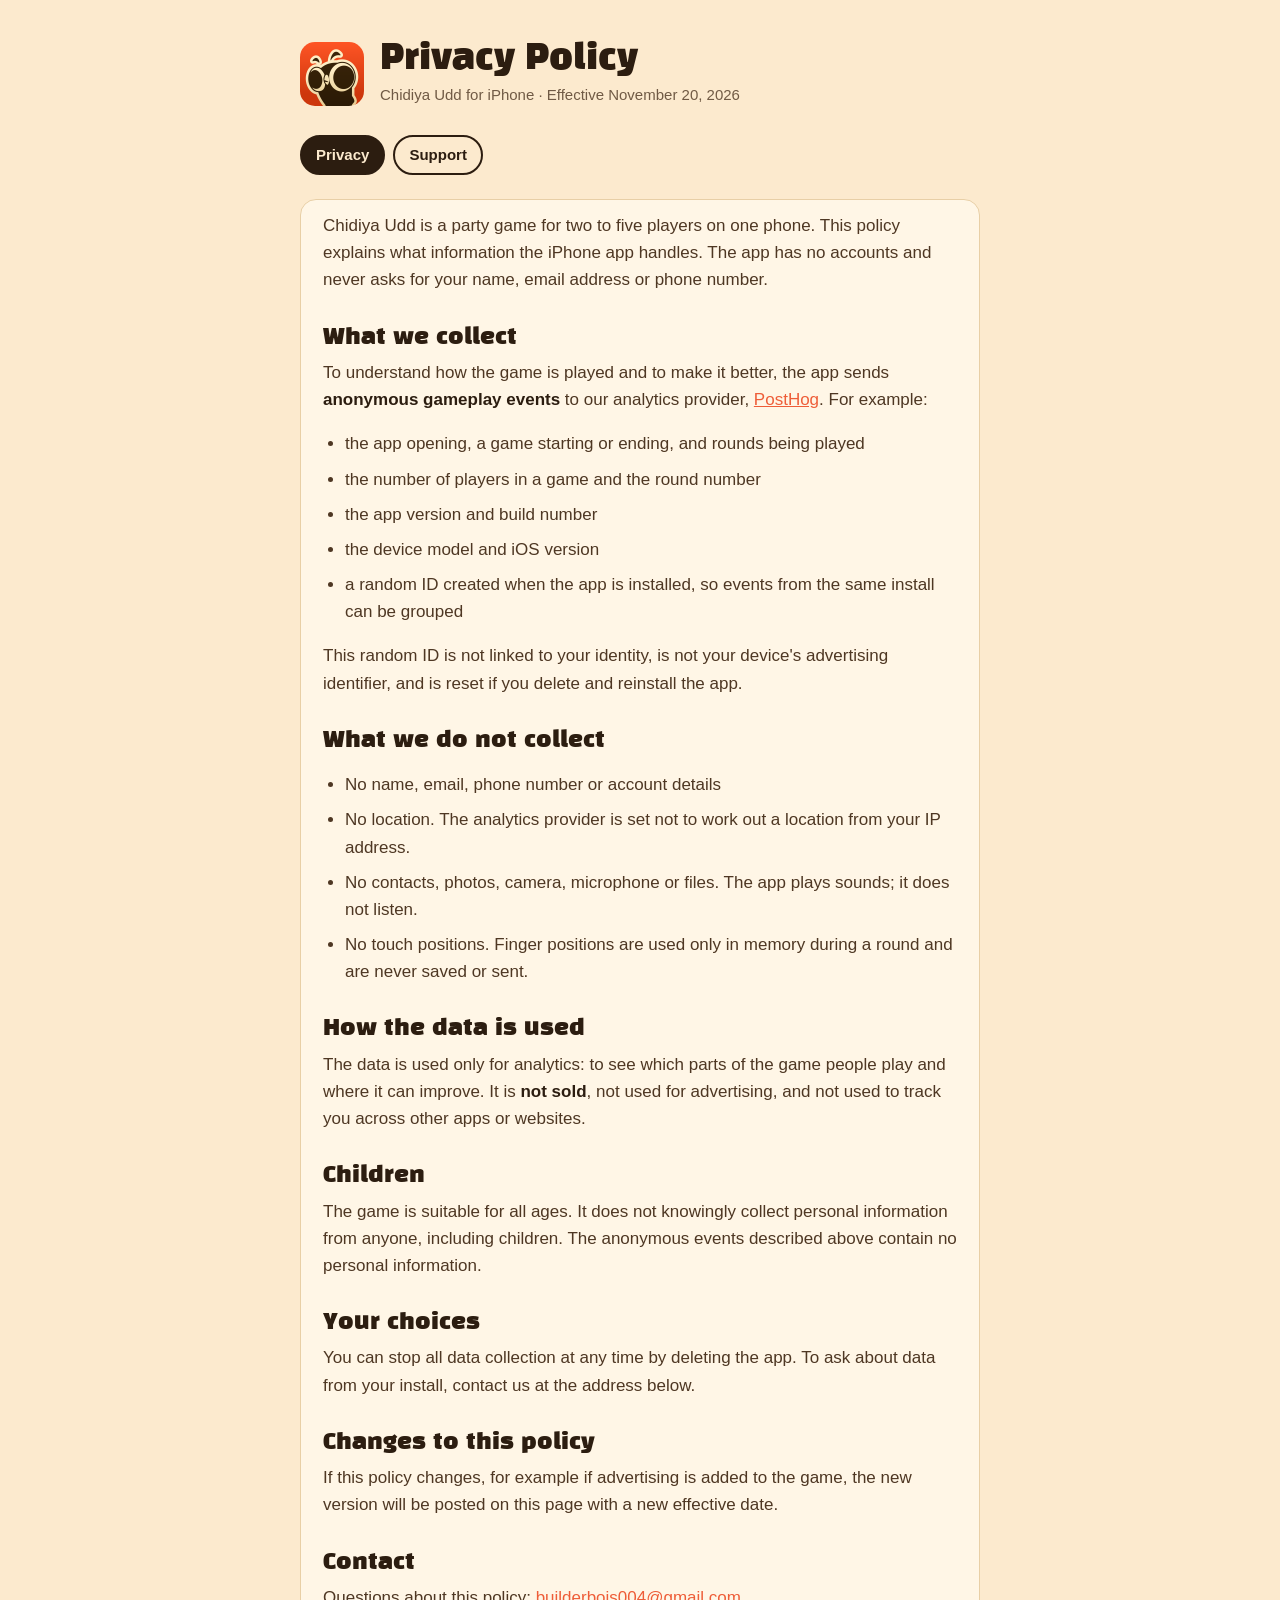
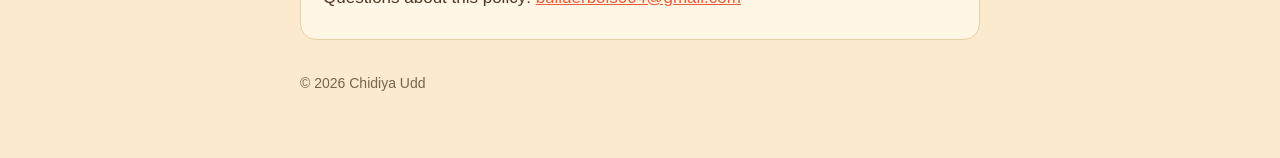
<file: index.html>
<!doctype html>
<html lang="en">
<head>
<meta charset="utf-8">
<meta name="viewport" content="width=device-width, initial-scale=1">
<title>Chidiya Udd Privacy Policy</title>
<meta name="description" content="Privacy policy for the Chidiya Udd party game on iPhone.">
<link rel="icon" href="icon.png">
<link rel="preconnect" href="https://fonts.googleapis.com">
<link rel="preconnect" href="https://fonts.gstatic.com" crossorigin>
<link rel="stylesheet" href="https://fonts.googleapis.com/css2?family=Black+Han+Sans&display=swap">
<link rel="stylesheet" href="style.css">
</head>
<body>
<main>
  <header>
    <img src="icon.png" alt="Chidiya Udd app icon">
    <div>
      <h1>Privacy Policy</h1>
      <p class="meta">Chidiya Udd for iPhone &middot; Effective November 20, 2026</p>
    </div>
  </header>
  <nav>
    <a href="./" aria-current="page">Privacy</a>
    <a href="support/">Support</a>
  </nav>

  <div class="card">
    <p>Chidiya Udd is a party game for two to five players on one phone. This policy explains what information the iPhone app handles. The app has no accounts and never asks for your name, email address or phone number.</p>

    <h2>What we collect</h2>
    <p>To understand how the game is played and to make it better, the app sends <strong>anonymous gameplay events</strong> to our analytics provider, <a href="https://posthog.com/privacy">PostHog</a>. For example:</p>
    <ul>
      <li>the app opening, a game starting or ending, and rounds being played</li>
      <li>the number of players in a game and the round number</li>
      <li>the app version and build number</li>
      <li>the device model and iOS version</li>
      <li>a random ID created when the app is installed, so events from the same install can be grouped</li>
    </ul>
    <p>This random ID is not linked to your identity, is not your device's advertising identifier, and is reset if you delete and reinstall the app.</p>

    <h2>What we do not collect</h2>
    <ul>
      <li>No name, email, phone number or account details</li>
      <li>No location. The analytics provider is set not to work out a location from your IP address.</li>
      <li>No contacts, photos, camera, microphone or files. The app plays sounds; it does not listen.</li>
      <li>No touch positions. Finger positions are used only in memory during a round and are never saved or sent.</li>
    </ul>

    <h2>How the data is used</h2>
    <p>The data is used only for analytics: to see which parts of the game people play and where it can improve. It is <strong>not sold</strong>, not used for advertising, and not used to track you across other apps or websites.</p>

    <h2>Children</h2>
    <p>The game is suitable for all ages. It does not knowingly collect personal information from anyone, including children. The anonymous events described above contain no personal information.</p>

    <h2>Your choices</h2>
    <p>You can stop all data collection at any time by deleting the app. To ask about data from your install, contact us at the address below.</p>

    <h2>Changes to this policy</h2>
    <p>If this policy changes, for example if advertising is added to the game, the new version will be posted on this page with a new effective date.</p>

    <h2>Contact</h2>
    <p>Questions about this policy: <a href="mailto:builderbois004@gmail.com">builderbois004@gmail.com</a></p>
  </div>

  <footer>&copy; 2026 Chidiya Udd</footer>
</main>
</body>
</html>
</file>
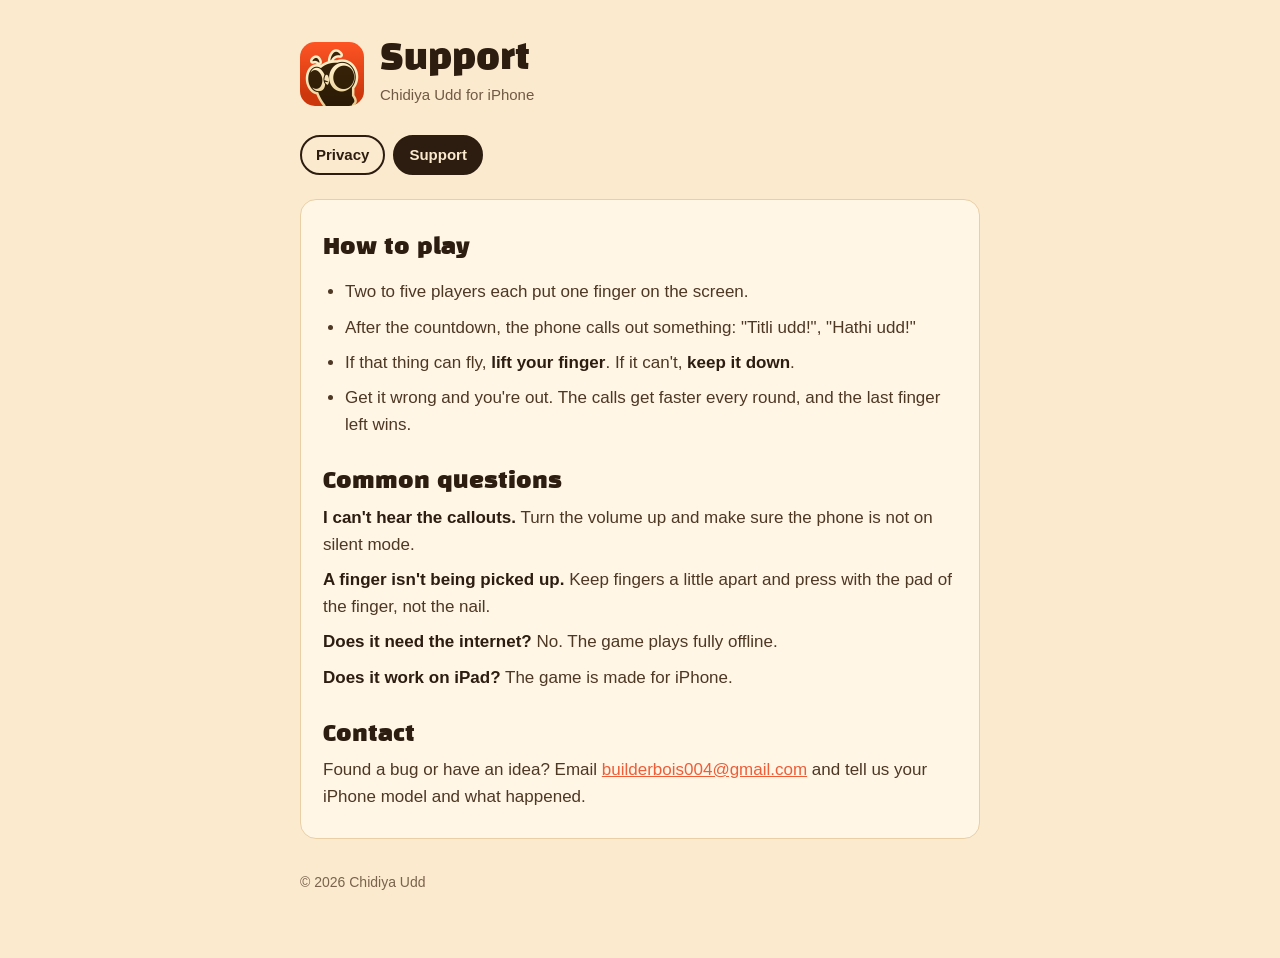
<file: support/index.html>
<!doctype html>
<html lang="en">
<head>
<meta charset="utf-8">
<meta name="viewport" content="width=device-width, initial-scale=1">
<title>Chidiya Udd Support</title>
<meta name="description" content="How to play Chidiya Udd and how to get help.">
<link rel="icon" href="../icon.png">
<link rel="preconnect" href="https://fonts.googleapis.com">
<link rel="preconnect" href="https://fonts.gstatic.com" crossorigin>
<link rel="stylesheet" href="https://fonts.googleapis.com/css2?family=Black+Han+Sans&display=swap">
<link rel="stylesheet" href="../style.css">
</head>
<body>
<main>
  <header>
    <img src="../icon.png" alt="Chidiya Udd app icon">
    <div>
      <h1>Support</h1>
      <p class="meta">Chidiya Udd for iPhone</p>
    </div>
  </header>
  <nav>
    <a href="../">Privacy</a>
    <a href="./" aria-current="page">Support</a>
  </nav>

  <div class="card">
    <h2>How to play</h2>
    <ul>
      <li>Two to five players each put one finger on the screen.</li>
      <li>After the countdown, the phone calls out something: "Titli udd!", "Hathi udd!"</li>
      <li>If that thing can fly, <strong>lift your finger</strong>. If it can't, <strong>keep it down</strong>.</li>
      <li>Get it wrong and you're out. The calls get faster every round, and the last finger left wins.</li>
    </ul>

    <h2>Common questions</h2>
    <p><strong>I can't hear the callouts.</strong> Turn the volume up and make sure the phone is not on silent mode.</p>
    <p><strong>A finger isn't being picked up.</strong> Keep fingers a little apart and press with the pad of the finger, not the nail.</p>
    <p><strong>Does it need the internet?</strong> No. The game plays fully offline.</p>
    <p><strong>Does it work on iPad?</strong> The game is made for iPhone.</p>

    <h2>Contact</h2>
    <p>Found a bug or have an idea? Email <a href="mailto:builderbois004@gmail.com">builderbois004@gmail.com</a> and tell us your iPhone model and what happened.</p>
  </div>

  <footer>&copy; 2026 Chidiya Udd</footer>
</main>
</body>
</html>
</file>
<file: style.css>
:root {
  --paper: #FCEACE;
  --card: #FFF6E6;
  --text: #4E3723;
  --ink: #2C1D10;
  --orange: #EE5D38;
  --green: #3F4D35;
  --line: #E8CFA6;
}
* { box-sizing: border-box; }
html { -webkit-text-size-adjust: 100%; }
body {
  margin: 0;
  background: var(--paper);
  color: var(--text);
  font: 17px/1.6 -apple-system, BlinkMacSystemFont, "Segoe UI", Roboto, "Helvetica Neue", Arial, sans-serif;
}
main { max-width: 720px; margin: 0 auto; padding: 40px 20px 64px; }
header { display: flex; align-items: center; gap: 16px; margin-bottom: 28px; }
header img { width: 64px; height: 64px; border-radius: 15px; flex: none; }
h1, h2 { font-family: "Black Han Sans", -apple-system, sans-serif; font-weight: 400; color: var(--ink); line-height: 1.15; }
h1 { font-size: 34px; margin: 0; }
h2 { font-size: 22px; margin: 32px 0 8px; }
.meta { margin: 4px 0 0; font-size: 15px; color: var(--text); opacity: 0.8; }
nav { display: flex; gap: 8px; flex-wrap: wrap; margin-bottom: 24px; }
nav a {
  padding: 6px 14px; border-radius: 999px; border: 2px solid var(--ink);
  color: var(--ink); text-decoration: none; font-weight: 600; font-size: 15px;
}
nav a[aria-current="page"] { background: var(--ink); color: var(--paper); }
.card { background: var(--card); border: 1px solid var(--line); border-radius: 16px; padding: 4px 22px 20px; }
p, li { margin: 8px 0; }
ul { padding-left: 22px; }
a { color: var(--orange); }
strong { color: var(--ink); }
footer { margin-top: 32px; font-size: 14px; opacity: 0.75; }
@media (max-width: 480px) {
  body { font-size: 16px; }
  h1 { font-size: 28px; }
  main { padding-top: 28px; }
}
</file>
